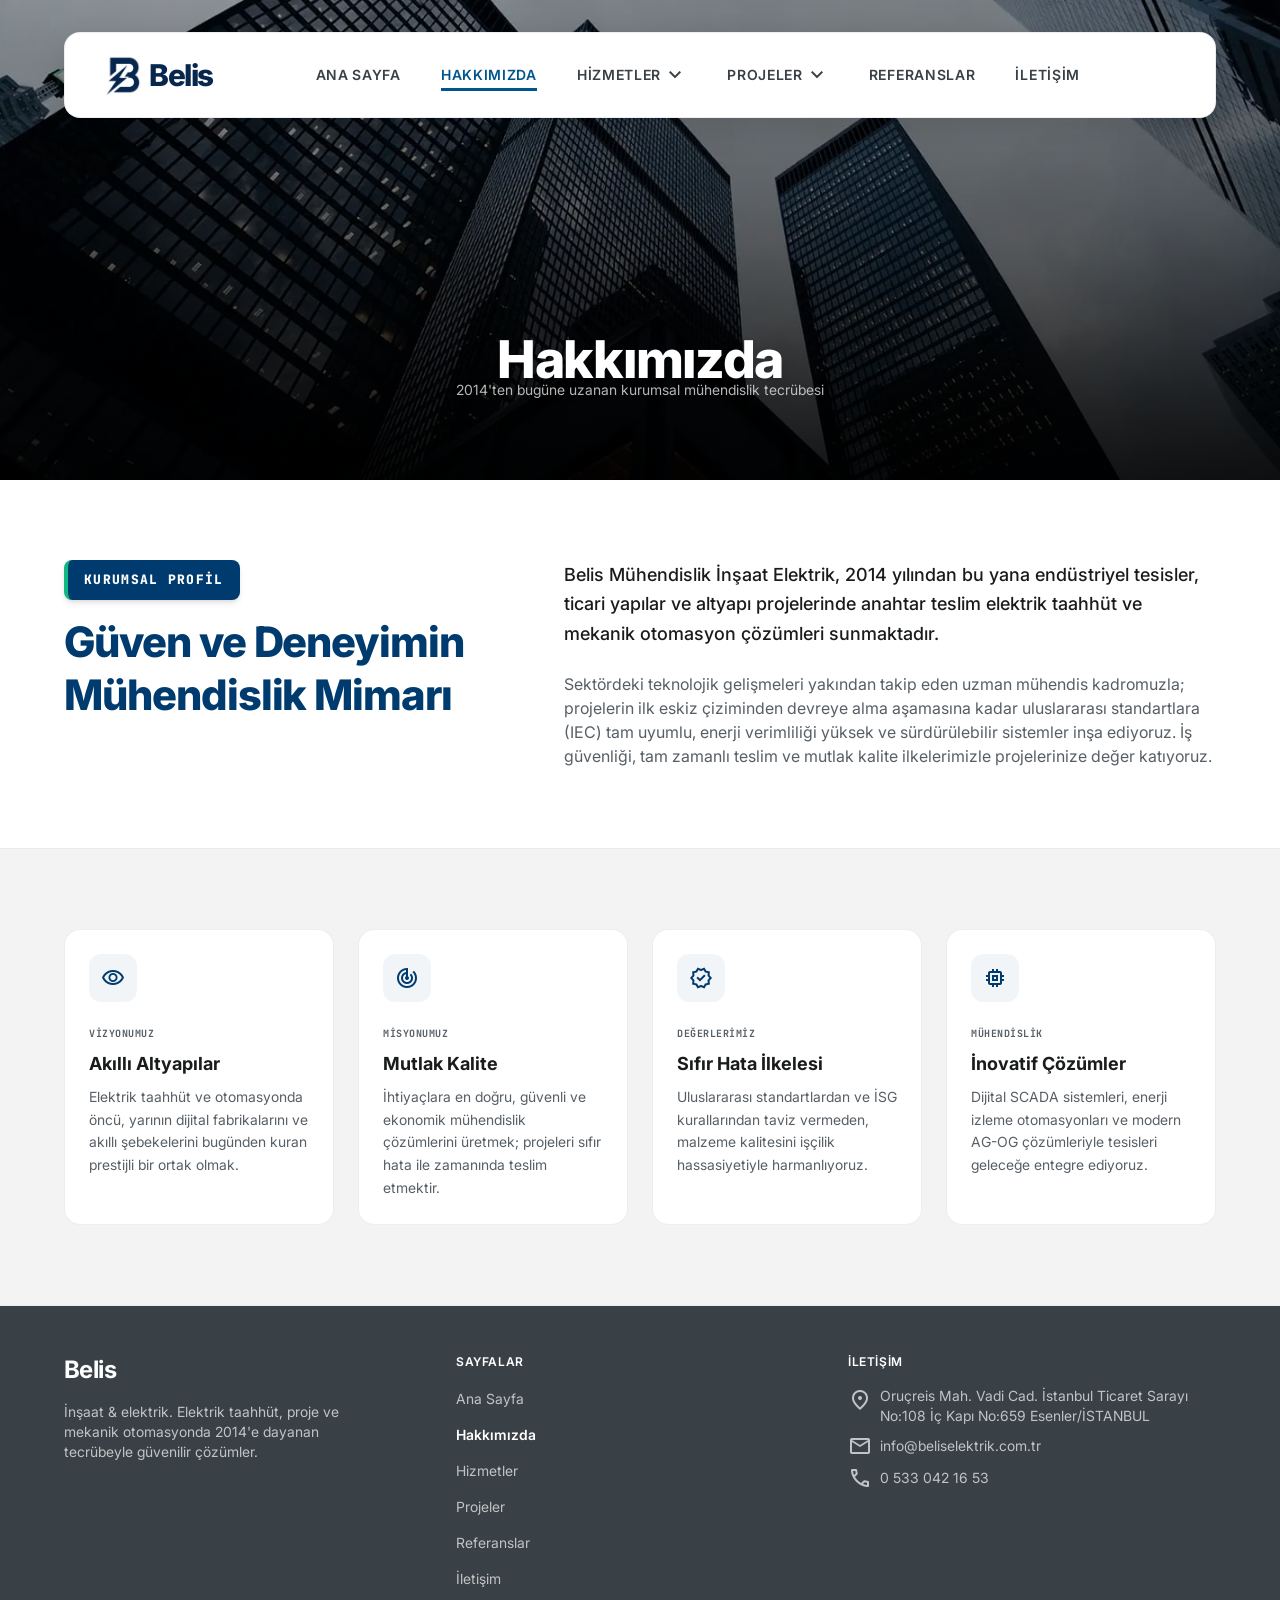
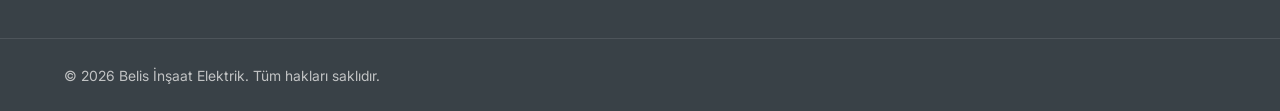
<file: hakkimizda.html>
<!DOCTYPE html>
<html lang="tr">
<head>
<meta charset="utf-8"/>
<meta content="width=device-width, initial-scale=1.0, viewport-fit=cover" name="viewport"/>
<title>Hakkımızda | Belis Mühendislik İnşaat Elektrik</title>
<meta content="Belis'in köklü geçmişi, vizyonu, misyonu ve endüstriyel elektrik taahhüt sektöründeki mühendislik ilkeleri." name="description"/>
<link rel="canonical" href="https://www.beliselektrik.com.tr/hakkimizda.html"/>
<meta property="og:type" content="website"/>
<meta property="og:site_name" content="Belis Mühendislik"/>
<meta property="og:locale" content="tr_TR"/>
<meta property="og:url" content="https://www.beliselektrik.com.tr/hakkimizda.html"/>
<meta property="og:title" content="Hakkımızda | Belis Mühendislik İnşaat Elektrik"/>
<meta property="og:description" content="Belis'in köklü geçmişi, vizyonu, misyonu ve endüstriyel elektrik taahhüt sektöründeki mühendislik ilkeleri."/>
<meta property="og:image" content="https://www.beliselektrik.com.tr/assets/hakkimizda_bg.jpg"/>
<meta name="twitter:card" content="summary_large_image"/>
<meta name="twitter:title" content="Hakkımızda | Belis Mühendislik İnşaat Elektrik"/>
<meta name="twitter:description" content="Belis'in köklü geçmişi, vizyonu, misyonu ve endüstriyel elektrik taahhüt sektöründeki mühendislik ilkeleri."/>
<meta name="twitter:image" content="https://www.beliselektrik.com.tr/assets/hakkimizda_bg.jpg"/>
<link rel="icon" href="data:image/svg+xml,%3Csvg xmlns='http://www.w3.org/2000/svg' viewBox='0 0 64 64'%3E%3Crect width='64' height='64' rx='14' fill='%23003B6F'/%3E%3Cpath d='M37 6 14 38h13l-5 20 26-34H33l4-18z' fill='%2310B981'/%3E%3C/svg%3E"/>
<link href="assets/tailwind.css" rel="stylesheet"/>
<style>
/* Yerel (self-hosted) variable fontlar — sitede kullanılan karakterlere
   subset edilmiş. Google Fonts'a bağımlılık yok. wght ekseni serbest,
   yani tüm kalınlıklar tek dosyadan gelir. */
@font-face{font-family:'Inter';font-style:normal;font-weight:100 900;font-display:swap;src:url(assets/fonts/inter-subset.woff2) format('woff2')}
@font-face{font-family:'JetBrains Mono';font-style:normal;font-weight:100 800;font-display:swap;src:url(assets/fonts/jetbrainsmono-subset.woff2) format('woff2')}
</style>
<style>
/* Material Symbols Outlined - yerel (self-hosted). Google Fonts'a giden
   ayri istek kaldirildi (tek instance wght=400/FILL=0, sitede baska
   deger kullanilmiyor). */
@font-face{font-family:'Material Symbols Outlined';font-style:normal;font-weight:400;font-display:swap;src:url(assets/fonts/material-symbols-outlined.woff2) format('woff2')}
.material-symbols-outlined{font-family:'Material Symbols Outlined';font-weight:normal;font-style:normal;font-size:24px;line-height:1;letter-spacing:normal;text-transform:none;display:inline-block;white-space:nowrap;word-wrap:normal;direction:ltr;-webkit-font-feature-settings:'liga';-webkit-font-smoothing:antialiased}
</style>
<noscript><style>.material-symbols-outlined{opacity:1}</style></noscript>
<style>.material-symbols-outlined{opacity:0;transition:opacity .25s ease}html.ms-ready .material-symbols-outlined{opacity:1}</style>
<script>(function(){var r=function(){document.documentElement.classList.add('ms-ready')};if(document.fonts&&document.fonts.load){document.fonts.load('24px "Material Symbols Outlined"').then(r,r);setTimeout(r,2500)}else{r()}})();</script>

<style>
picture { display: contents; }
.brand-icon { height: 32px; width: auto; display: block; }
@media (min-width: 768px) { .brand-icon { height: 40px; } }
.brand-icon-mobile { height: 28px; width: auto; display: block; }
.page-banner { height: 320px; padding-bottom: 48px; }
@media (min-width: 768px) { .page-banner { height: 400px; padding-bottom: 80px; } }
@media (min-width: 1280px) { .page-banner { height: 480px; } }
.nav-link { position: relative; padding: 6px 0; }
.nav-link::after {
  content: ""; position: absolute; left: 0; bottom: 0; height: 3px; width: 100%;
  background: #00558f; transform: scaleX(0); transform-origin: left;
  transition: transform .3s cubic-bezier(0.4, 0, 0.2, 1);
}
.nav-link:hover::after, .nav-link.active::after { transform: scaleX(1); }
.brand-text-header, .brand-text-drawer { font-weight: 800; letter-spacing: -0.05em; color: #08274F; font-family: 'Inter', sans-serif; }
.brand-text-header { font-size: 24px; }
.brand-text-drawer { font-size: 24px; }
@media (min-width: 768px) { .brand-text-header { font-size: 30px; } }

/* ===== Mobil cam menü ===== */
#mobile-menu { visibility: hidden; }
#mobile-menu .mm-bg { opacity: 0; transition: opacity .3s ease; background: rgba(249,250,251,.72); backdrop-filter: blur(22px); -webkit-backdrop-filter: blur(22px); }
#mobile-menu .mm-item { opacity: 0; transform: translateY(16px); transition: opacity .4s ease, transform .4s ease; }
#mobile-menu.open { visibility: visible; }
#mobile-menu.open .mm-bg { opacity: 1; }
#mobile-menu.open .mm-item { opacity: 1; transform: none; }
#mobile-menu.open .mm-item:nth-child(1) { transition-delay: .18s; }
#mobile-menu.open .mm-item:nth-child(2) { transition-delay: .24s; }
#mobile-menu.open .mm-item:nth-child(3) { transition-delay: .30s; }
#mobile-menu.open .mm-item:nth-child(4) { transition-delay: .36s; }
#mobile-menu.open .mm-item:nth-child(5) { transition-delay: .42s; }
#mobile-menu.open .mm-item:nth-child(6) { transition-delay: .48s; }
#mobile-menu.open .mm-item:nth-child(7) { transition-delay: .54s; }
.mm-link { display: flex; align-items: center; justify-content: space-between; padding: 14px 6px; font-size: 17px; font-weight: 700; color: #1a2733; border-bottom: 1px solid rgba(57,65,71,.1); }
.mm-sub { display: flex; flex-direction: column; max-height: 0; overflow: hidden; transition: max-height .35s ease; }
.mm-sub > a, .mm-sub > button { flex-shrink: 0; }
/* Menü açıkken üst bar üstte kalır; hamburger simgesi yerinde X'e dönüşür */
#close-mm-btn { display: none; }
#mobile-menu .relative > div:first-child { display: none; } /* menü içi eski Belis+X satırı */
#mobile-menu nav { padding-top: 56px; }
body.mm-open #site-header { z-index: 70; }
.mm-sub.open { max-height: 260px; }
.mm-sub a { display: flex; align-items: center; gap: 10px; width: 100%; padding: 12px 8px 12px 18px; font-size: 15px; font-weight: 600; color: #394147; }
.mm-sub .sub-dot { width: 7px; height: 7px; border-radius: 9999px; background: #FF9500; box-shadow: 0 0 0 3px rgba(255,149,0,.18); flex-shrink: 0; }
.mm-chev { transition: transform .3s ease; }
.mm-chev.rot { transform: rotate(180deg); }

/* ===== iPhone çentik / güvenli alan ===== */
@supports (padding: env(safe-area-inset-top)) {
  #site-header { padding-top: env(safe-area-inset-top); }
  #mobile-menu > div.relative {
    padding-top: calc(1.75rem + env(safe-area-inset-top));
    padding-bottom: calc(2.5rem + env(safe-area-inset-bottom));
  }
}
@media (prefers-reduced-motion: reduce) {
  #mobile-menu .mm-bg, #mobile-menu .mm-item, .mm-sub, .mm-chev { transition: none; }
}
</style>
</head>
<body class="bg-background text-on-background font-body text-body-md antialiased overflow-x-hidden">

<!-- MOBIL ÇEKMECE MENÜ -->
<!-- MOBİL CAM MENÜ -->
<div class="fixed inset-0 z-[60] hidden" id="mobile-menu">
  <div class="mm-bg absolute inset-0"></div>
  <div class="relative h-full flex flex-col px-7 pt-7 pb-10 overflow-y-auto">
    <div class="flex items-center justify-between mb-8">
      <span class="flex items-center gap-2">
        <picture><source type="image/webp" srcset="assets/belis-icon.webp"/><img src="assets/belis-icon.png" alt="" aria-hidden="true" class="brand-icon-mobile" width="36" height="40"/></picture>
        <span class="brand-text-drawer">Belis</span>
      </span>
      <button aria-label="Menüyü kapat" class="p-2.5 bg-white/80 rounded-full shadow-sm text-industrial-gray" id="close-mm-btn">
        <span class="material-symbols-outlined">close</span>
      </button>
    </div>
    <nav class="flex flex-col">
      <a class="mm-item mm-link" href="index.html">Ana Sayfa</a>
      <a class="mm-item mm-link text-primary" href="hakkimizda.html">Hakkımızda</a>
      <div class="mm-item">
        <button class="mm-link w-full" id="mm-hizmetler-btn" type="button">
          Hizmetler
          <span class="material-symbols-outlined mm-chev" id="mm-chev">expand_more</span>
        </button>
        <div class="mm-sub" id="mm-sub">
          <a href="hizmetler.html?kategori=alcak-gerilim"><span class="sub-dot"></span> Alçak Gerilim Sistemleri</a>
          <a href="hizmetler.html?kategori=zayif-akim"><span class="sub-dot"></span> Zayıf Akım Sistemleri</a>
          <a href="hizmetler.html?kategori=orta-gerilim"><span class="sub-dot"></span> Orta Gerilim Sistemleri</a>
        </div>
      </div>
      <div class="mm-item">
        <button class="mm-link w-full" id="mm-projeler-btn" type="button">
          Projeler
          <span class="material-symbols-outlined mm-chev" id="mm-chev-projeler">expand_more</span>
        </button>
        <div class="mm-sub" id="mm-sub-projeler">
          <a href="projeler.html?durum=tamamlanan"><span class="sub-dot"></span> Tamamlanan Projeler</a>
          <a href="projeler.html?durum=devam-eden"><span class="sub-dot"></span> Devam Eden Projeler</a>
        </div>
      </div>
      <a class="mm-item mm-link" href="referanslar.html">Referanslar</a>
      <a class="mm-item mm-link" href="iletisim.html">İletişim</a>
    </nav>
  </div>
</div>

<!-- SABİT ÜST MENÜ (HEADER) -->
<header class="fixed top-0 w-full z-40 mt-3 md:mt-8 px-margin-mobile md:px-margin-desktop" id="site-header">
  <div class="max-w-max-width mx-auto bg-white shadow-[0_10px_30px_rgba(0,0,0,0.12)] rounded-2xl border border-gray-200/70 flex items-center justify-between px-4 py-2 md:px-8 md:py-4 transition-all duration-300">
    <div class="flex items-center gap-4">
      <a class="brand flex items-center gap-2" href="index.html">
        <picture><source type="image/webp" srcset="assets/belis-icon.webp"/><img src="assets/belis-icon.png" alt="" aria-hidden="true" class="brand-icon" width="36" height="40"/></picture>
        <span class="brand-text-header">Belis</span>
      </a>
    </div>
    <nav class="hidden lg:flex items-center gap-10">
      <a class="nav-link text-industrial-gray hover:text-primary font-body text-label-bold tracking-wider uppercase transition-colors" href="index.html">Ana Sayfa</a>
      <a class="nav-link text-primary font-body text-label-bold tracking-wider uppercase transition-colors active" href="hakkimizda.html">Hakkımızda</a>
      <div class="relative group py-2">
        <a class="nav-link text-industrial-gray hover:text-primary font-body text-label-bold tracking-wider uppercase transition-colors flex items-center gap-0.5 cursor-pointer" href="hizmetler.html">
          Hizmetler <span class="material-symbols-outlined text-[18px]">expand_more</span>
        </a>
        <div class="absolute left-0 top-full pt-4 hidden group-hover:block z-50">
          <div class="w-56 bg-[#1a202c] border border-gray-700 rounded-xl shadow-xl py-2">
            <a href="hizmetler.html?kategori=alcak-gerilim" class="block w-full text-left px-5 py-3 text-sm font-semibold text-white hover:bg-gray-800 hover:text-primary transition-colors uppercase tracking-wider">Alçak Gerilim</a>
            <a href="hizmetler.html?kategori=zayif-akim" class="block w-full text-left px-5 py-3 text-sm font-semibold text-white hover:bg-gray-800 hover:text-primary transition-colors uppercase tracking-wider">Zayıf Akım</a>
            <a href="hizmetler.html?kategori=orta-gerilim" class="block w-full text-left px-5 py-3 text-sm font-semibold text-white hover:bg-gray-800 hover:text-primary transition-colors uppercase tracking-wider">Orta Gerilim</a>
          </div>
        </div>
      </div>
      <div class="relative group py-2">
        <a class="nav-link text-industrial-gray hover:text-primary font-body text-label-bold tracking-wider uppercase transition-colors flex items-center gap-0.5 cursor-pointer" href="projeler.html">
          Projeler <span class="material-symbols-outlined text-[18px]">expand_more</span>
        </a>
        <div class="absolute left-0 top-full pt-4 hidden group-hover:block z-50">
          <div class="w-56 bg-[#1a202c] border border-gray-700 rounded-xl shadow-xl py-2">
            <a href="projeler.html?durum=tamamlanan" class="block w-full text-left px-5 py-3 text-sm font-semibold text-white hover:bg-gray-800 hover:text-primary transition-colors uppercase tracking-wider">Tamamlanan Projeler</a>
            <a href="projeler.html?durum=devam-eden" class="block w-full text-left px-5 py-3 text-sm font-semibold text-white hover:bg-gray-800 hover:text-primary transition-colors uppercase tracking-wider">Devam Eden Projeler</a>
          </div>
        </div>
      </div>
      <a class="nav-link text-industrial-gray hover:text-primary font-body text-label-bold tracking-wider uppercase transition-colors" href="referanslar.html">Referanslar</a>
      <a class="nav-link text-industrial-gray hover:text-primary font-body text-label-bold tracking-wider uppercase transition-colors" href="iletisim.html">İletişim</a>
    </nav>
    <div class="flex items-center gap-3">
      <button aria-label="Menüyü aç" class="lg:hidden p-2 text-industrial-gray hover:bg-black/5 rounded-full flex items-center" id="menu-btn"><span class="material-symbols-outlined text-[26px]">menu</span></button>
    </div>
  </div>
</header>

<main>
  <!-- SİNEMATİK ARKA PLANLI SAYFA BAŞLIĞI BANNERI -->
  <section class="page-banner relative w-full flex items-end justify-center overflow-hidden bg-industrial-gray">
    <picture><source type="image/webp" srcset="assets/hakkimizda_bg-900.webp 900w, assets/hakkimizda_bg.webp 1600w" sizes="100vw"/><source type="image/jpeg" srcset="assets/hakkimizda_bg-900.jpg 900w, assets/hakkimizda_bg.jpg 1600w" sizes="100vw"/><img src="assets/hakkimizda_bg.jpg" alt="Belis Mühendislik Hakkımızda" width="1600" height="533" fetchpriority="high" decoding="async" class="absolute inset-0 z-0 w-full h-full object-cover select-none pointer-events-none"/></picture>
    <div class="absolute inset-0 z-10 bg-gradient-to-t from-black/80 via-black/50 to-black/30"></div>
    <div class="relative z-20 max-w-max-width mx-auto px-margin-mobile md:px-margin-desktop text-center w-full">
      <h1 class="text-[36px] md:text-[52px] font-extrabold text-surface-white tracking-tight drop-shadow-md">
        Hakkımızda
      </h1>
      <p class="text-surface-variant/80 text-body-sm mt-2 max-w-xl mx-auto drop-shadow">
        2014'ten bugüne uzanan kurumsal mühendislik tecrübesi
      </p>
    </div>
  </section>

  <!-- BİZ KİMİZ / KURUMSAL ÖZET BÖLÜMÜ -->
  <section class="py-14 md:py-20 bg-white">
    <div class="max-w-max-width mx-auto px-margin-mobile md:px-margin-desktop">
      <div class="grid grid-cols-1 lg:grid-cols-12 gap-12 items-start">
        <div class="lg:col-span-5">
          <span class="inline-flex items-center max-w-max px-4 py-2 rounded-lg bg-[#003B6F] text-white font-label text-[13px] font-extrabold tracking-widest uppercase mb-4 shadow-md border-l-4 border-[#10B981]">
            KURUMSAL PROFİL
          </span>
          <h2 class="text-[32px] md:text-[42px] font-extrabold text-[#003B6F] leading-tight tracking-tight">
            Güven ve Deneyimin Mühendislik Mimarı
          </h2>
        </div>
        <div class="lg:col-span-7 text-on-surface-variant space-y-6 text-body-lg leading-relaxed">
          <p class="font-medium text-on-surface">
            Belis Mühendislik İnşaat Elektrik, 2014 yılından bu yana endüstriyel tesisler, ticari yapılar ve altyapı projelerinde anahtar teslim elektrik taahhüt ve mekanik otomasyon çözümleri sunmaktadır.
          </p>
          <p class="text-body-md text-secondary">
            Sektördeki teknolojik gelişmeleri yakından takip eden uzman mühendis kadromuzla; projelerin ilk eskiz çiziminden devreye alma aşamasına kadar uluslararası standartlara (IEC) tam uyumlu, enerji verimliliği yüksek ve sürdürülebilir sistemler inşa ediyoruz. İş güvenliği, tam zamanlı teslim ve mutlak kalite ilkelerimizle projelerinize değer katıyoruz.
          </p>
        </div>
      </div>
    </div>
  </section>

  <!-- VİZYON, MİSYON, KALİTE & TEKNOLOJİ (4'LÜ PARLAMA EFEKTLİ KARTLAR) -->
  <section class="py-14 md:py-20 bg-surface-container-low border-t border-b border-outline-variant/20">
    <div class="max-w-max-width mx-auto px-margin-mobile md:px-margin-desktop">
      <div class="grid grid-cols-1 sm:grid-cols-2 lg:grid-cols-4 gap-6">
        
        <!-- 1. Vizyon Kartı -->
        <div class="group bg-white rounded-2xl p-6 border border-outline-variant/30 hover:border-[#10B981] hover:shadow-[0_15px_30px_rgba(16,185,129,0.12)] hover:-translate-y-1 transition-all duration-300 flex flex-col cursor-pointer">
          <div class="w-12 h-12 rounded-xl bg-[#003B6F]/5 flex items-center justify-center text-[#003B6F] mb-5 transition-all duration-300 group-hover:bg-[#10B981] group-hover:text-white transform group-hover:rotate-12">
            <span class="material-symbols-outlined text-[24px]">visibility</span>
          </div>
          <span class="text-[10px] font-label font-bold tracking-wider text-secondary uppercase mb-1">VİZYONUMUZ</span>
          <h3 class="text-body-lg text-on-surface font-bold mb-2 group-hover:text-[#003B6F] transition-colors">Akıllı Altyapılar</h3>
          <p class="text-body-sm text-secondary leading-relaxed">
            Elektrik taahhüt ve otomasyonda öncü, yarının dijital fabrikalarını ve akıllı şebekelerini bugünden kuran prestijli bir ortak olmak.
          </p>
        </div>

        <!-- 2. Misyon Kartı -->
        <div class="group bg-white rounded-2xl p-6 border border-outline-variant/30 hover:border-[#10B981] hover:shadow-[0_15px_30px_rgba(16,185,129,0.12)] hover:-translate-y-1 transition-all duration-300 flex flex-col cursor-pointer">
          <div class="w-12 h-12 rounded-xl bg-[#003B6F]/5 flex items-center justify-center text-[#003B6F] mb-5 transition-all duration-300 group-hover:bg-[#10B981] group-hover:text-white transform group-hover:rotate-12">
            <span class="material-symbols-outlined text-[24px]">track_changes</span>
          </div>
          <span class="text-[10px] font-label font-bold tracking-wider text-secondary uppercase mb-1">MİSYONUMUZ</span>
          <h3 class="text-body-lg text-on-surface font-bold mb-2 group-hover:text-[#003B6F] transition-colors">Mutlak Kalite</h3>
          <p class="text-body-sm text-secondary leading-relaxed">
            İhtiyaçlara en doğru, güvenli ve ekonomik mühendislik çözümlerini üretmek; projeleri sıfır hata ile zamanında teslim etmektir.
          </p>
        </div>

        <!-- 3. Kalite Politikası -->
        <div class="group bg-white rounded-2xl p-6 border border-outline-variant/30 hover:border-[#10B981] hover:shadow-[0_15px_30px_rgba(16,185,129,0.12)] hover:-translate-y-1 transition-all duration-300 flex flex-col cursor-pointer">
          <div class="w-12 h-12 rounded-xl bg-[#003B6F]/5 flex items-center justify-center text-[#003B6F] mb-5 transition-all duration-300 group-hover:bg-[#10B981] group-hover:text-white transform group-hover:rotate-12">
            <span class="material-symbols-outlined text-[24px]">verified</span>
          </div>
          <span class="text-[10px] font-label font-bold tracking-wider text-secondary uppercase mb-1">DEĞERLERİMİZ</span>
          <h3 class="text-body-lg text-on-surface font-bold mb-2 group-hover:text-[#003B6F] transition-colors">Sıfır Hata İlkelesi</h3>
          <p class="text-body-sm text-secondary leading-relaxed">
            Uluslararası standartlardan ve İSG kurallarından taviz vermeden, malzeme kalitesini işçilik hassasiyetiyle harmanlıyoruz.
          </p>
        </div>

        <!-- 4. Teknoloji Odağı -->
        <div class="group bg-white rounded-2xl p-6 border border-outline-variant/30 hover:border-[#10B981] hover:shadow-[0_15px_30px_rgba(16,185,129,0.12)] hover:-translate-y-1 transition-all duration-300 flex flex-col cursor-pointer">
          <div class="w-12 h-12 rounded-xl bg-[#003B6F]/5 flex items-center justify-center text-[#003B6F] mb-5 transition-all duration-300 group-hover:bg-[#10B981] group-hover:text-white transform group-hover:rotate-12">
            <span class="material-symbols-outlined text-[24px]">memory</span>
          </div>
          <span class="text-[10px] font-label font-bold tracking-wider text-secondary uppercase mb-1">MÜHENDİSLİK</span>
          <h3 class="text-body-lg text-on-surface font-bold mb-2 group-hover:text-[#003B6F] transition-colors">İnovatif Çözümler</h3>
          <p class="text-body-sm text-secondary leading-relaxed">
            Dijital SCADA sistemleri, enerji izleme otomasyonları ve modern AG-OG çözümleriyle tesisleri geleceğe entegre ediyoruz.
          </p>
        </div>

      </div>
    </div>
  </section>
</main>

<!-- ALT BİLGİ ALANI (FOOTER) -->
<footer class="bg-industrial-gray text-surface-white w-full">
<div class="grid grid-cols-1 md:grid-cols-12 gap-gutter px-margin-mobile md:px-margin-desktop py-12 max-w-max-width mx-auto">
<div class="md:col-span-4 flex flex-col mb-8 md:mb-0">
<span class="text-headline-md text-surface-white font-bold tracking-tight mb-4">Belis</span>
<p class="text-body-sm text-surface-variant/80 max-w-xs mb-6">İnşaat &amp; elektrik. Elektrik taahhüt, proje ve mekanik otomasyonda 2014'e dayanan tecrübeyle güvenilir çözümler.</p>
</div>
<div class="md:col-span-4 flex flex-col mb-8 md:mb-0">
<h4 class="text-label-bold text-surface-white mb-4 uppercase tracking-wider text-xs">Sayfalar</h4>
<ul class="flex flex-col gap-3">
<li><a class="text-body-sm text-surface-variant/80 hover:text-surface-white" href="index.html">Ana Sayfa</a></li>
<li><a class="text-body-sm text-surface-white font-semibold" href="hakkimizda.html">Hakkımızda</a></li>
<li><a class="text-body-sm text-surface-variant/80 hover:text-surface-white" href="hizmetler.html">Hizmetler</a></li>
<li><a class="text-body-sm text-surface-variant/80 hover:text-surface-white" href="projeler.html">Projeler</a></li>
<li><a class="text-body-sm text-surface-variant/80 hover:text-surface-white" href="referanslar.html">Referanslar</a></li>
<li><a class="text-body-sm text-surface-variant/80 hover:text-surface-white" href="iletisim.html">İletişim</a></li>
</ul>
</div>
<div class="md:col-span-4 flex flex-col">
<h4 class="text-label-bold text-surface-white mb-4 uppercase tracking-wider text-xs">İletişim</h4>
<address class="text-body-sm text-surface-variant/80 not-italic flex flex-col gap-2">
<span class="flex items-start gap-2"><span class="material-symbols-outlined text-[16px] mt-0.5">location_on</span> Oruçreis Mah. Vadi Cad. İstanbul Ticaret Sarayı No:108 İç Kapı No:659 Esenler/İSTANBUL</span>
<span class="flex items-center gap-2"><span class="material-symbols-outlined text-[16px]">mail</span> info@beliselektrik.com.tr</span>
<span class="flex items-center gap-2"><span class="material-symbols-outlined text-[16px]">call</span> 0 533 042 16 53</span>
</address>
</div>
</div>
<div class="w-full border-t border-surface-white/10 px-margin-mobile md:px-margin-desktop py-6">
<div class="max-w-max-width mx-auto">
<span class="text-body-sm text-surface-variant/80">© <span id="current-year">2026</span> Belis İnşaat Elektrik. Tüm hakları saklıdır.</span>
</div>
</div>
</footer>

<script>
    // Mobil cam menü
  const menuBtn = document.getElementById('menu-btn');
  const mm = document.getElementById('mobile-menu');
  const closeMmBtn = document.getElementById('close-mm-btn');
  const mmHizBtn = document.getElementById('mm-hizmetler-btn');
  const mmSub = document.getElementById('mm-sub');
  const mmChev = document.getElementById('mm-chev');

  const menuIcon = menuBtn ? menuBtn.querySelector('.material-symbols-outlined') : null;
  function openMm() {
    mm.classList.remove('hidden');
    document.body.classList.add('mm-open');
    if (menuIcon) menuIcon.textContent = 'close';
    if (menuBtn) menuBtn.setAttribute('aria-label', 'Menüyü kapat');
    requestAnimationFrame(() => requestAnimationFrame(() => mm.classList.add('open')));
    document.body.style.overflow = 'hidden';
  }
  function closeMm() {
    mm.classList.remove('open');
    document.body.classList.remove('mm-open');
    if (menuIcon) menuIcon.textContent = 'menu';
    if (menuBtn) menuBtn.setAttribute('aria-label', 'Menüyü aç');
    setTimeout(() => mm.classList.add('hidden'), 400);
    document.body.style.overflow = '';
  }
  if (menuBtn) menuBtn.addEventListener('click', () => {
    if (document.body.classList.contains('mm-open')) closeMm(); else openMm();
  });
  if (closeMmBtn) closeMmBtn.addEventListener('click', closeMm);

  // Footer yılı
  const yearEl = document.getElementById('current-year');
  if (yearEl) yearEl.textContent = new Date().getFullYear();
  if (mmHizBtn) mmHizBtn.addEventListener('click', () => {
    mmSub.classList.toggle('open');
    mmChev.classList.toggle('rot');
  });

  // Mobil menü: Projeler alt menüsü
  const mmProjBtn = document.getElementById('mm-projeler-btn');
  const mmSubProj = document.getElementById('mm-sub-projeler');
  const mmChevProj = document.getElementById('mm-chev-projeler');
  if (mmProjBtn) mmProjBtn.addEventListener('click', () => {
    mmSubProj.classList.toggle('open');
    mmChevProj.classList.toggle('rot');
  });
</script>
</body>
</html>
</file>
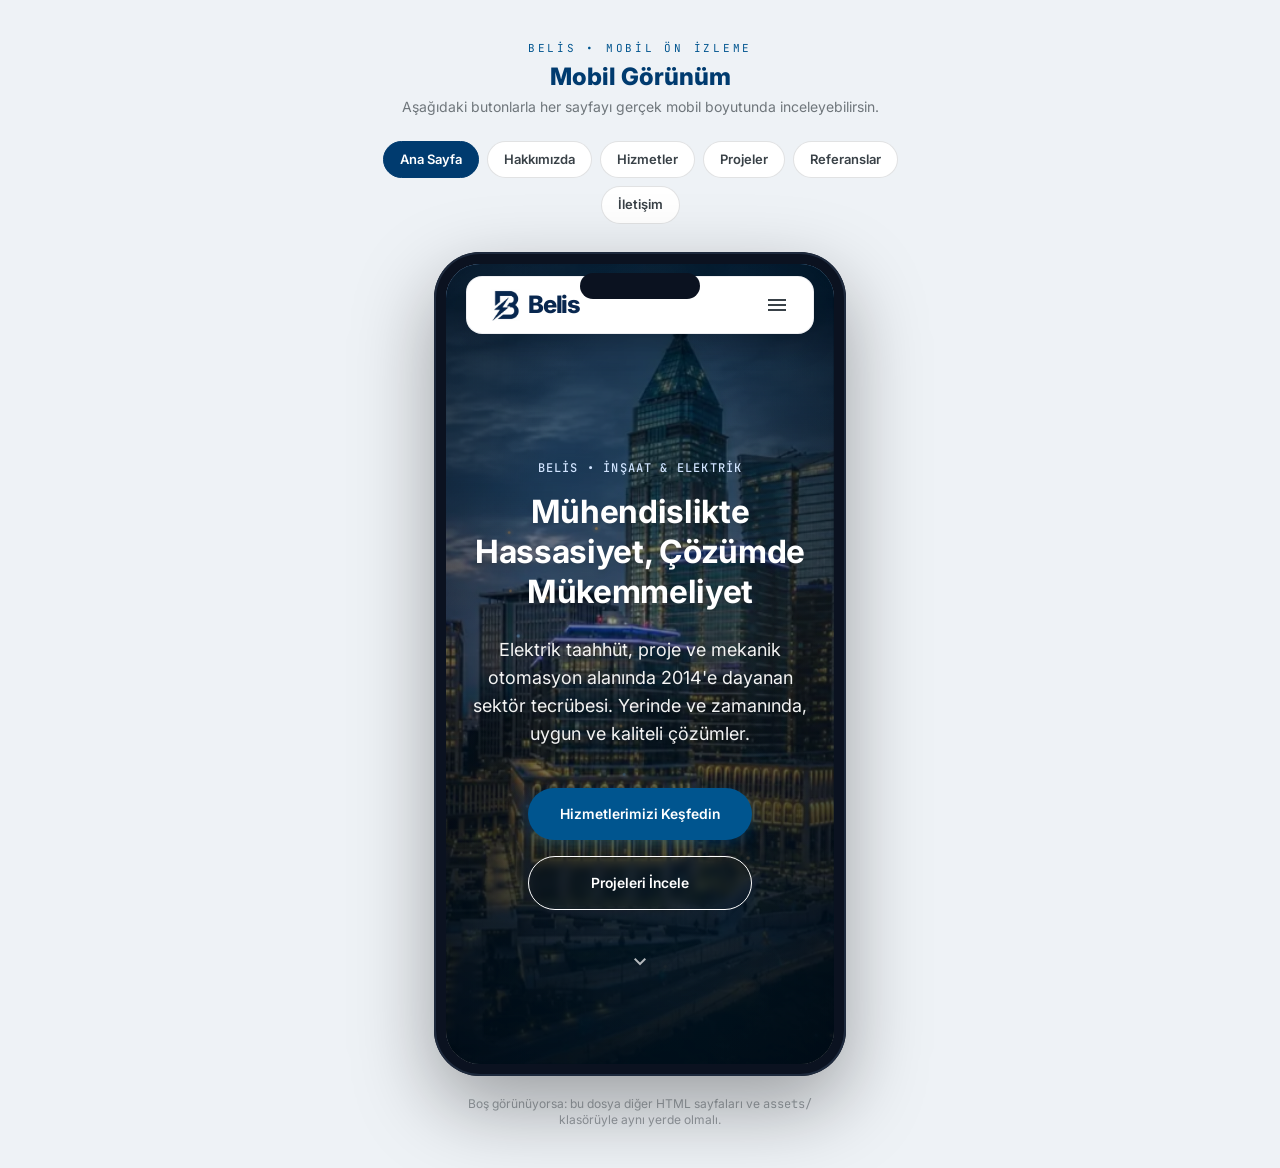
<file: hizmetler-mobil-taslak.html>
<!DOCTYPE html>
<html lang="tr">
<head>
<meta charset="utf-8"/>
<meta content="width=device-width, initial-scale=1.0, viewport-fit=cover" name="viewport"/>
<title>Mobil Ön İzleme | Belis</title>
<link href="https://fonts.googleapis.com/css2?family=Inter:wght@400;500;600;700;800&family=JetBrains+Mono:wght@400;500&display=swap" rel="stylesheet"/>
<link href="assets/tailwind.css" rel="stylesheet"/>
<script type="text/plain" data-note="eski tailwind cdn config (artik kullanilmiyor)">tailwind.config = {theme: {extend: {colors: {"deep-navy": "#003B6F", "industrial-gray": "#394147", primary: "#00558f"}, fontFamily: {body: ["Inter"], mono: ["JetBrains Mono"]}}}};</script>
<style>
  body { font-family: Inter, sans-serif; }
  /* Telefon çerçevesi */
  .phone {
    width: 412px; max-width: 100%; border-radius: 46px; padding: 12px;
    background: #0b1220; box-shadow: 0 30px 80px rgba(0,0,0,.35), inset 0 0 0 2px #1e2a3d;
  }
  .phone-screen { border-radius: 34px; overflow: hidden; background: #fff; position: relative; }
  .notch {
    position: absolute; top: 9px; left: 50%; transform: translateX(-50%);
    width: 120px; height: 26px; background: #0b1220; border-radius: 9999px; z-index: 50;
  }
  .phone iframe { width: 388px; max-width: 100%; height: 800px; border: 0; display: block; }
  .pg-btn {
    padding: .5rem 1rem; font-size: 13px; font-weight: 600; border-radius: 9999px;
    background: #fff; border: 1px solid rgba(57,65,71,.15); color: #394147;
    transition: all .2s ease; cursor: pointer;
  }
  .pg-btn:hover { border-color: #00558f; color: #00558f; }
  .pg-btn.active { background: #003B6F; border-color: #003B6F; color: #fff; }
</style>
</head>
<body class="bg-[#eef2f6] text-industrial-gray antialiased min-h-screen flex flex-col items-center justify-start py-10 px-4">

  <header class="text-center mb-6">
    <p class="font-mono text-[11px] tracking-[0.25em] uppercase text-primary mb-1">Belis • Mobil Ön İzleme</p>
    <h1 class="text-2xl font-extrabold text-deep-navy">Mobil Görünüm</h1>
    <p class="text-sm text-industrial-gray/70 mt-1">Aşağıdaki butonlarla her sayfayı gerçek mobil boyutunda inceleyebilirsin.</p>
  </header>

  <!-- Sayfa seçici -->
  <div class="flex gap-2 flex-wrap justify-center mb-7 max-w-xl">
    <button data-page="index.html" class="pg-btn active">Ana Sayfa</button>
    <button data-page="hakkimizda.html" class="pg-btn">Hakkımızda</button>
    <button data-page="hizmetler.html" class="pg-btn">Hizmetler</button>
    <button data-page="projeler.html" class="pg-btn">Projeler</button>
    <button data-page="referanslar.html" class="pg-btn">Referanslar</button>
    <button data-page="iletisim.html" class="pg-btn">İletişim</button>
  </div>

  <!-- Telefon çerçevesi -->
  <div class="phone">
    <div class="phone-screen">
      <div class="notch"></div>
      <iframe id="phone-frame" src="index.html" title="Mobil önizleme"></iframe>
    </div>
  </div>

  <p class="text-xs text-industrial-gray/50 max-w-[380px] text-center mt-5">
    Boş görünüyorsa: bu dosya diğer HTML sayfaları ve <span class="font-mono">assets/</span> klasörüyle aynı yerde olmalı.
  </p>

<script>
  const frame = document.getElementById('phone-frame');
  document.querySelectorAll('.pg-btn').forEach(btn => {
    btn.addEventListener('click', () => {
      document.querySelectorAll('.pg-btn').forEach(b => b.classList.remove('active'));
      btn.classList.add('active');
      frame.src = btn.dataset.page;
    });
  });
</script>
</body>
</html>
</file>
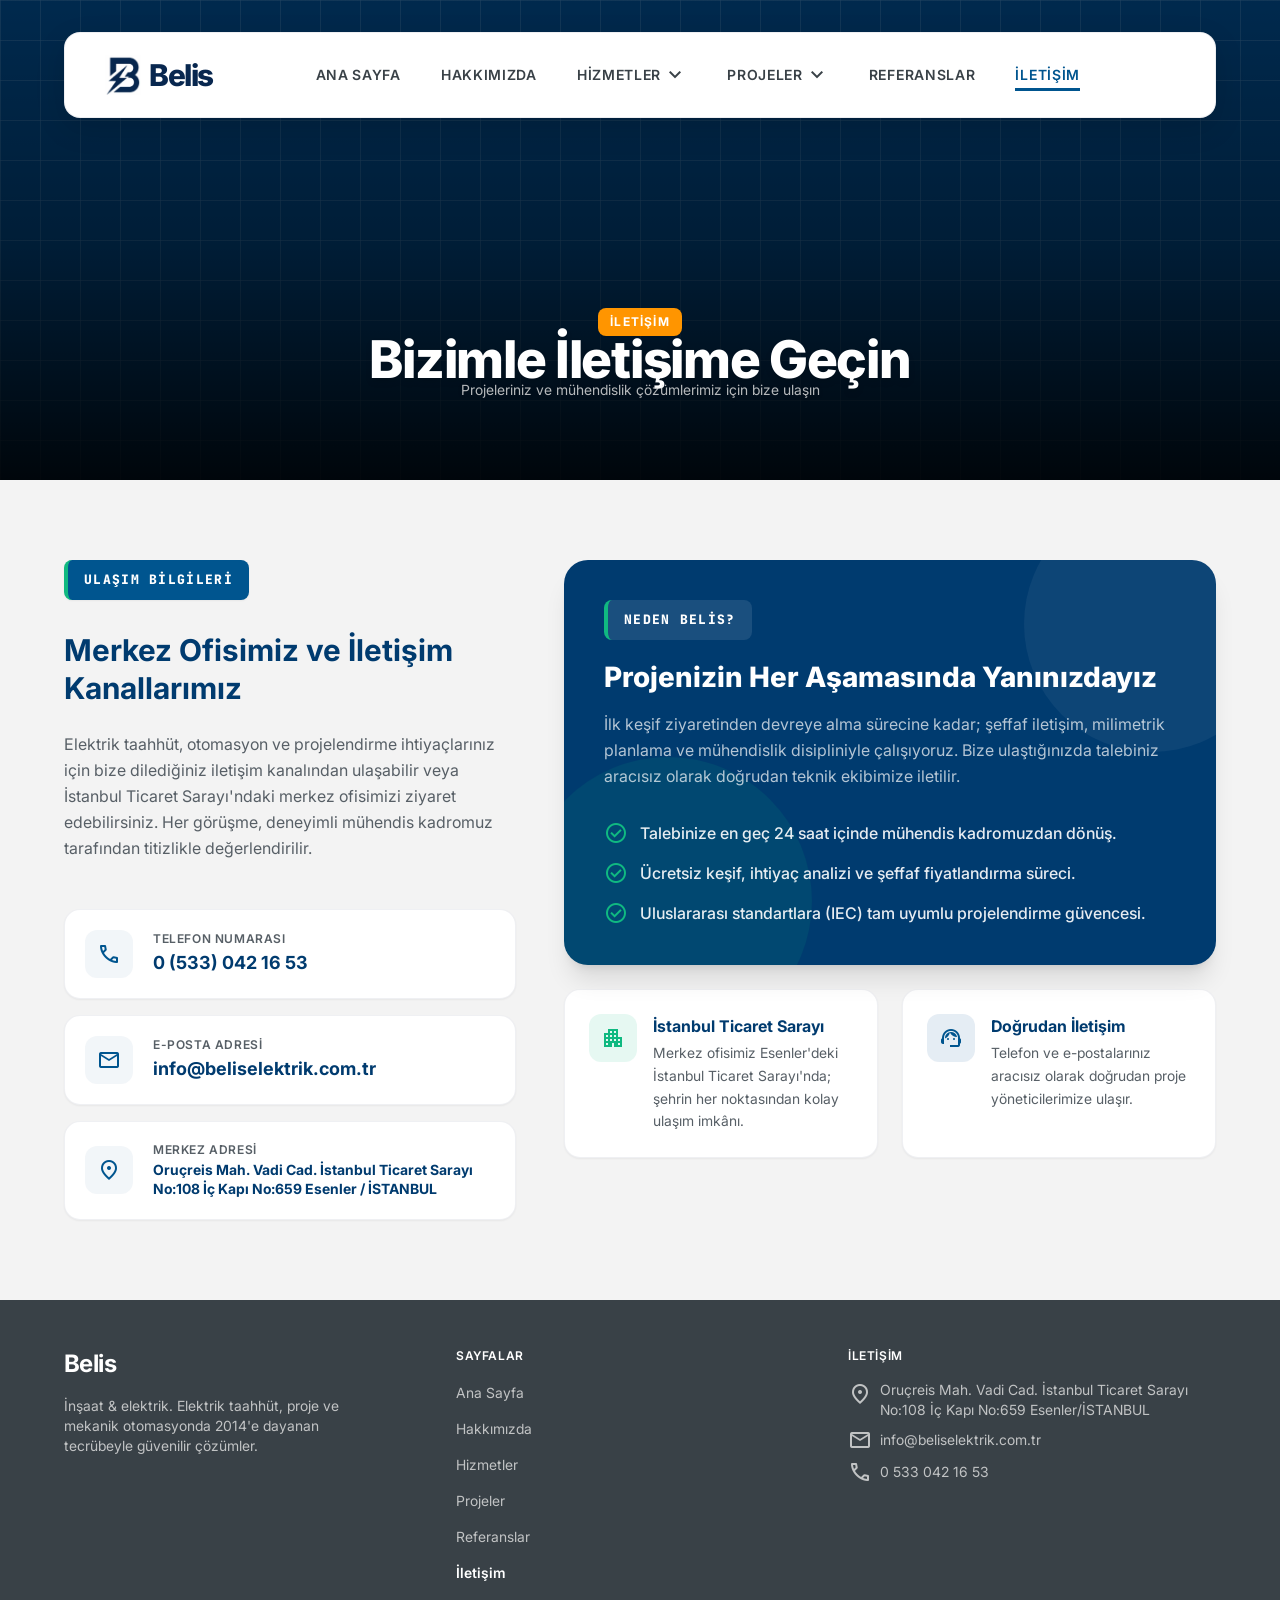
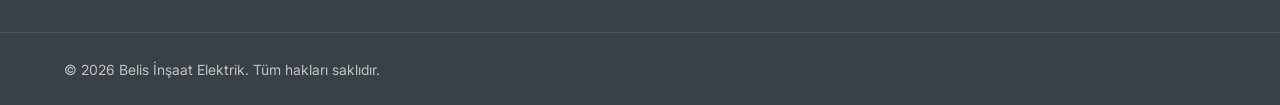
<file: iletisim.html>
<!DOCTYPE html>
<html lang="tr">
<head>
<meta charset="utf-8"/>
<meta content="width=device-width, initial-scale=1.0, viewport-fit=cover" name="viewport"/>
<title>İletişim | Belis Mühendislik İnşaat Elektrik</title>
<meta content="Belis Mühendislik ile iletişime geçin. İstanbul Esenler'deki merkez ofisimiz, e-posta ve telefon bilgilerimiz." name="description"/>
<link rel="canonical" href="https://www.beliselektrik.com.tr/iletisim.html"/>
<meta property="og:type" content="website"/>
<meta property="og:site_name" content="Belis Mühendislik"/>
<meta property="og:locale" content="tr_TR"/>
<meta property="og:url" content="https://www.beliselektrik.com.tr/iletisim.html"/>
<meta property="og:title" content="İletişim | Belis Mühendislik İnşaat Elektrik"/>
<meta property="og:description" content="Belis Mühendislik ile iletişime geçin. İstanbul Esenler'deki merkez ofisimiz, e-posta ve telefon bilgilerimiz."/>
<meta property="og:image" content="https://www.beliselektrik.com.tr/assets/banner_telefon.jpg"/>
<meta name="twitter:card" content="summary_large_image"/>
<meta name="twitter:title" content="İletişim | Belis Mühendislik İnşaat Elektrik"/>
<meta name="twitter:description" content="Belis Mühendislik ile iletişime geçin. İstanbul Esenler'deki merkez ofisimiz, e-posta ve telefon bilgilerimiz."/>
<meta name="twitter:image" content="https://www.beliselektrik.com.tr/assets/banner_telefon.jpg"/>
<link rel="icon" href="data:image/svg+xml,%3Csvg xmlns='http://www.w3.org/2000/svg' viewBox='0 0 64 64'%3E%3Crect width='64' height='64' rx='14' fill='%23003B6F'/%3E%3Cpath d='M37 6 14 38h13l-5 20 26-34H33l4-18z' fill='%2310B981'/%3E%3C/svg%3E"/>
<link href="assets/tailwind.css" rel="stylesheet"/>
<style>
/* Yerel (self-hosted) variable fontlar — sitede kullanılan karakterlere
   subset edilmiş. Google Fonts'a bağımlılık yok. wght ekseni serbest,
   yani tüm kalınlıklar tek dosyadan gelir. */
@font-face{font-family:'Inter';font-style:normal;font-weight:100 900;font-display:swap;src:url(assets/fonts/inter-subset.woff2) format('woff2')}
@font-face{font-family:'JetBrains Mono';font-style:normal;font-weight:100 800;font-display:swap;src:url(assets/fonts/jetbrainsmono-subset.woff2) format('woff2')}
</style>
<style>
/* Material Symbols Outlined - yerel (self-hosted). Google Fonts'a giden
   ayri istek kaldirildi (tek instance wght=400/FILL=0, sitede baska
   deger kullanilmiyor). */
@font-face{font-family:'Material Symbols Outlined';font-style:normal;font-weight:400;font-display:swap;src:url(assets/fonts/material-symbols-outlined.woff2) format('woff2')}
.material-symbols-outlined{font-family:'Material Symbols Outlined';font-weight:normal;font-style:normal;font-size:24px;line-height:1;letter-spacing:normal;text-transform:none;display:inline-block;white-space:nowrap;word-wrap:normal;direction:ltr;-webkit-font-feature-settings:'liga';-webkit-font-smoothing:antialiased}
</style>
<noscript><style>.material-symbols-outlined{opacity:1}</style></noscript>
<style>.material-symbols-outlined{opacity:0;transition:opacity .25s ease}html.ms-ready .material-symbols-outlined{opacity:1}</style>
<script>(function(){var r=function(){document.documentElement.classList.add('ms-ready')};if(document.fonts&&document.fonts.load){document.fonts.load('24px "Material Symbols Outlined"').then(r,r);setTimeout(r,2500)}else{r()}})();</script>

<style>
picture { display: contents; }
.brand-icon { height: 32px; width: auto; display: block; }
@media (min-width: 768px) { .brand-icon { height: 40px; } }
.brand-icon-mobile { height: 28px; width: auto; display: block; }
.page-banner { height: 320px; padding-bottom: 48px; }
@media (min-width: 768px) { .page-banner { height: 400px; padding-bottom: 80px; } }
@media (min-width: 1280px) { .page-banner { height: 480px; } }
.nav-link { position: relative; padding: 6px 0; }
.nav-link::after {
  content: ""; position: absolute; left: 0; bottom: 0; height: 3px; width: 100%;
  background: #00558f; transform: scaleX(0); transform-origin: left;
  transition: transform .3s cubic-bezier(0.4, 0, 0.2, 1);
}
.nav-link:hover::after, .nav-link.active::after { transform: scaleX(1); }
.brand-text-header, .brand-text-drawer { font-weight: 800; letter-spacing: -0.05em; color: #08274F; font-family: 'Inter', sans-serif; }
.brand-text-header { font-size: 24px; }
.brand-text-drawer { font-size: 24px; }
@media (min-width: 768px) { .brand-text-header { font-size: 30px; } }

/* ===== Mobil cam menü ===== */
#mobile-menu { visibility: hidden; }
#mobile-menu .mm-bg { opacity: 0; transition: opacity .3s ease; background: rgba(249,250,251,.72); backdrop-filter: blur(22px); -webkit-backdrop-filter: blur(22px); }
#mobile-menu .mm-item { opacity: 0; transform: translateY(16px); transition: opacity .4s ease, transform .4s ease; }
#mobile-menu.open { visibility: visible; }
#mobile-menu.open .mm-bg { opacity: 1; }
#mobile-menu.open .mm-item { opacity: 1; transform: none; }
#mobile-menu.open .mm-item:nth-child(1) { transition-delay: .18s; }
#mobile-menu.open .mm-item:nth-child(2) { transition-delay: .24s; }
#mobile-menu.open .mm-item:nth-child(3) { transition-delay: .30s; }
#mobile-menu.open .mm-item:nth-child(4) { transition-delay: .36s; }
#mobile-menu.open .mm-item:nth-child(5) { transition-delay: .42s; }
#mobile-menu.open .mm-item:nth-child(6) { transition-delay: .48s; }
#mobile-menu.open .mm-item:nth-child(7) { transition-delay: .54s; }
.mm-link { display: flex; align-items: center; justify-content: space-between; padding: 14px 6px; font-size: 17px; font-weight: 700; color: #1a2733; border-bottom: 1px solid rgba(57,65,71,.1); }
.mm-sub { display: flex; flex-direction: column; max-height: 0; overflow: hidden; transition: max-height .35s ease; }
.mm-sub > a, .mm-sub > button { flex-shrink: 0; }
/* Menü açıkken üst bar üstte kalır; hamburger simgesi yerinde X'e dönüşür */
#close-mm-btn { display: none; }
#mobile-menu .relative > div:first-child { display: none; } /* menü içi eski Belis+X satırı */
#mobile-menu nav { padding-top: 56px; }
body.mm-open #site-header { z-index: 70; }
.mm-sub.open { max-height: 260px; }
.mm-sub a { display: flex; align-items: center; gap: 10px; width: 100%; padding: 12px 8px 12px 18px; font-size: 15px; font-weight: 600; color: #394147; }
.mm-sub .sub-dot { width: 7px; height: 7px; border-radius: 9999px; background: #FF9500; box-shadow: 0 0 0 3px rgba(255,149,0,.18); flex-shrink: 0; }
.mm-chev { transition: transform .3s ease; }
.mm-chev.rot { transform: rotate(180deg); }

/* ===== iPhone çentik / güvenli alan ===== */
@supports (padding: env(safe-area-inset-top)) {
  #site-header { padding-top: env(safe-area-inset-top); }
  #mobile-menu > div.relative {
    padding-top: calc(1.75rem + env(safe-area-inset-top));
    padding-bottom: calc(2.5rem + env(safe-area-inset-bottom));
  }
}
@media (prefers-reduced-motion: reduce) {
  #mobile-menu .mm-bg, #mobile-menu .mm-item, .mm-sub, .mm-chev { transition: none; }
}

</style>
</head>
<body class="bg-background text-on-background font-body text-body-md antialiased overflow-x-hidden">

<!-- MOBİL CAM MENÜ -->
<div class="fixed inset-0 z-[60] hidden" id="mobile-menu">
  <div class="mm-bg absolute inset-0"></div>
  <div class="relative h-full flex flex-col px-7 pt-7 pb-10 overflow-y-auto">
    <div class="flex items-center justify-between mb-8">
      <span class="flex items-center gap-2">
        <picture><source type="image/webp" srcset="assets/belis-icon.webp"/><img src="assets/belis-icon.png" alt="" aria-hidden="true" class="brand-icon-mobile" width="36" height="40"/></picture>
        <span class="brand-text-drawer">Belis</span>
      </span>
      <button aria-label="Menüyü kapat" class="p-2.5 bg-white/80 rounded-full shadow-sm text-industrial-gray" id="close-mm-btn">
        <span class="material-symbols-outlined">close</span>
      </button>
    </div>
    <nav class="flex flex-col">
      <a class="mm-item mm-link" href="index.html">Ana Sayfa</a>
      <a class="mm-item mm-link" href="hakkimizda.html">Hakkımızda</a>
      <div class="mm-item">
        <button class="mm-link w-full" id="mm-hizmetler-btn" type="button">
          Hizmetler
          <span class="material-symbols-outlined mm-chev" id="mm-chev">expand_more</span>
        </button>
        <div class="mm-sub" id="mm-sub">
          <a href="hizmetler.html?kategori=alcak-gerilim"><span class="sub-dot"></span> Alçak Gerilim Sistemleri</a>
          <a href="hizmetler.html?kategori=zayif-akim"><span class="sub-dot"></span> Zayıf Akım Sistemleri</a>
          <a href="hizmetler.html?kategori=orta-gerilim"><span class="sub-dot"></span> Orta Gerilim Sistemleri</a>
        </div>
      </div>
      <div class="mm-item">
        <button class="mm-link w-full" id="mm-projeler-btn" type="button">
          Projeler
          <span class="material-symbols-outlined mm-chev" id="mm-chev-projeler">expand_more</span>
        </button>
        <div class="mm-sub" id="mm-sub-projeler">
          <a href="projeler.html?durum=tamamlanan"><span class="sub-dot"></span> Tamamlanan Projeler</a>
          <a href="projeler.html?durum=devam-eden"><span class="sub-dot"></span> Devam Eden Projeler</a>
        </div>
      </div>
      <a class="mm-item mm-link" href="referanslar.html">Referanslar</a>
      <a class="mm-item mm-link text-primary" href="iletisim.html">İletişim</a>
    </nav>
  </div>
</div>

<header class="fixed top-0 w-full z-40 mt-3 md:mt-8 px-margin-mobile md:px-margin-desktop" id="site-header">
  <div class="max-w-max-width mx-auto bg-white shadow-[0_10px_30px_rgba(0,0,0,0.12)] rounded-2xl border border-gray-200/70 flex items-center justify-between px-4 py-2 md:px-8 md:py-4 transition-all duration-300">
    <div class="flex items-center gap-4">
      <a class="brand flex items-center gap-2" href="index.html">
        <picture><source type="image/webp" srcset="assets/belis-icon.webp"/><img src="assets/belis-icon.png" alt="" aria-hidden="true" class="brand-icon" width="36" height="40"/></picture>
        <span class="brand-text-header">Belis</span>
      </a>
    </div>
    <nav class="hidden lg:flex items-center gap-10">
      <a class="nav-link text-industrial-gray hover:text-primary font-body text-label-bold tracking-wider uppercase transition-colors" href="index.html">Ana Sayfa</a>
      <a class="nav-link text-industrial-gray hover:text-primary font-body text-label-bold tracking-wider uppercase transition-colors" href="hakkimizda.html">Hakkımızda</a>
      <div class="relative group py-2">
        <a class="nav-link text-industrial-gray hover:text-primary font-body text-label-bold tracking-wider uppercase transition-colors flex items-center gap-0.5 cursor-pointer" href="hizmetler.html">
          Hizmetler <span class="material-symbols-outlined text-[18px]">expand_more</span>
        </a>
        <div class="absolute left-0 top-full pt-4 hidden group-hover:block z-50">
          <div class="w-56 bg-[#1a202c] border border-gray-700 rounded-xl shadow-xl py-2">
            <a href="hizmetler.html?kategori=alcak-gerilim" class="block w-full text-left px-5 py-3 text-sm font-semibold text-white hover:bg-gray-800 hover:text-primary transition-colors uppercase tracking-wider">Alçak Gerilim</a>
            <a href="hizmetler.html?kategori=zayif-akim" class="block w-full text-left px-5 py-3 text-sm font-semibold text-white hover:bg-gray-800 hover:text-primary transition-colors uppercase tracking-wider">Zayıf Akım</a>
            <a href="hizmetler.html?kategori=orta-gerilim" class="block w-full text-left px-5 py-3 text-sm font-semibold text-white hover:bg-gray-800 hover:text-primary transition-colors uppercase tracking-wider">Orta Gerilim</a>
          </div>
        </div>
      </div>
      <div class="relative group py-2">
        <a class="nav-link text-industrial-gray hover:text-primary font-body text-label-bold tracking-wider uppercase transition-colors flex items-center gap-0.5 cursor-pointer" href="projeler.html">
          Projeler <span class="material-symbols-outlined text-[18px]">expand_more</span>
        </a>
        <div class="absolute left-0 top-full pt-4 hidden group-hover:block z-50">
          <div class="w-56 bg-[#1a202c] border border-gray-700 rounded-xl shadow-xl py-2">
            <a href="projeler.html?durum=tamamlanan" class="block w-full text-left px-5 py-3 text-sm font-semibold text-white hover:bg-gray-800 hover:text-primary transition-colors uppercase tracking-wider">Tamamlanan Projeler</a>
            <a href="projeler.html?durum=devam-eden" class="block w-full text-left px-5 py-3 text-sm font-semibold text-white hover:bg-gray-800 hover:text-primary transition-colors uppercase tracking-wider">Devam Eden Projeler</a>
          </div>
        </div>
      </div>
      <a class="nav-link text-industrial-gray hover:text-primary font-body text-label-bold tracking-wider uppercase transition-colors" href="referanslar.html">Referanslar</a>
      <a class="nav-link text-primary font-body text-label-bold tracking-wider uppercase transition-colors active" href="iletisim.html">İletişim</a>
    </nav>
    <div class="flex items-center gap-3">
      <button aria-label="Menüyü aç" class="lg:hidden p-2 text-industrial-gray hover:bg-black/5 rounded-full flex items-center" id="menu-btn"><span class="material-symbols-outlined text-[26px]">menu</span></button>
    </div>
  </div>
</header>

<main>
  <!-- BAŞLIK BANNERI -->
  <section class="page-banner relative w-full flex items-end justify-center overflow-hidden bg-industrial-gray">
    <div class="absolute inset-0 z-0 bg-[#003B6F]">
      <!-- SVG Izgara Deseni -->
      <svg class="absolute inset-0 w-full h-full opacity-20" xmlns="http://www.w3.org/2000/svg">
        <defs>
          <pattern id="grid" width="40" height="40" patternUnits="userSpaceOnUse">
            <path d="M 40 0 L 0 0 0 40" fill="none" stroke="#ffffff" stroke-width="1"/>
          </pattern>
        </defs>
        <rect width="100%" height="100%" fill="url(#grid)" />
      </svg>
    </div>
    <div class="absolute inset-0 z-10 bg-gradient-to-t from-black/90 via-black/50 to-black/30"></div>
    <div class="relative z-20 max-w-max-width mx-auto px-margin-mobile md:px-margin-desktop text-center w-full">
      <span class="text-xs font-bold text-white tracking-widest uppercase bg-caution-orange px-3 py-1.5 rounded-lg mb-3 inline-block shadow-sm">İLETİŞİM</span>
      <h1 class="text-[36px] md:text-[52px] font-extrabold text-surface-white tracking-tight drop-shadow-md">
        Bizimle İletişime Geçin
      </h1>
      <p class="text-surface-variant/80 text-body-sm mt-2 max-w-xl mx-auto drop-shadow">
        Projeleriniz ve mühendislik çözümlerimiz için bize ulaşın
      </p>
    </div>
  </section>

  <!-- BİLGİLER VE FORM ALANI -->
  <section class="py-14 md:py-20 bg-surface-container-low">
    <div class="max-w-max-width mx-auto px-margin-mobile md:px-margin-desktop">
      <div class="grid grid-cols-1 lg:grid-cols-12 gap-12 items-start">
        
        <!-- Sol Taraf: İletişim Bilgileri -->
        <div class="lg:col-span-5 space-y-6">
          <span class="inline-flex items-center px-4 py-2 rounded-lg bg-primary text-white font-label text-[13px] font-extrabold tracking-widest uppercase mb-2 shadow-sm border-l-4 border-[#10B981]">
            ULAŞIM BİLGİLERİ
          </span>
          <h2 class="text-3xl font-bold text-deep-navy leading-tight">
            Merkez Ofisimiz ve İletişim Kanallarımız
          </h2>
          <p class="text-secondary text-body-md leading-relaxed">
            Elektrik taahhüt, otomasyon ve projelendirme ihtiyaçlarınız için bize dilediğiniz iletişim kanalından ulaşabilir veya İstanbul Ticaret Sarayı'ndaki merkez ofisimizi ziyaret edebilirsiniz. Her görüşme, deneyimli mühendis kadromuz tarafından titizlikle değerlendirilir.
          </p>

          <div class="grid grid-cols-1 gap-4 pt-6">
            
            <!-- Kart 1: Telefon -->
            <a href="tel:05330421653" class="group bg-white p-5 rounded-2xl border border-gray-200/60 shadow-sm flex items-center gap-5 hover:shadow-md hover:border-primary transition-all duration-300">
              <div class="w-12 h-12 rounded-xl bg-primary/5 text-primary flex items-center justify-center group-hover:bg-primary group-hover:text-white transition-all">
                <span class="material-symbols-outlined">call</span>
              </div>
              <div>
                <p class="text-xs font-semibold text-secondary uppercase tracking-wider">Telefon Numarası</p>
                <p class="text-lg font-bold text-deep-navy mt-0.5 group-hover:text-primary transition-colors">0 (533) 042 16 53</p>
              </div>
            </a>

            <!-- Kart 2: E-Posta -->
            <a href="mailto:info@beliselektrik.com.tr" class="group bg-white p-5 rounded-2xl border border-gray-200/60 shadow-sm flex items-center gap-5 hover:shadow-md hover:border-primary transition-all duration-300">
              <div class="w-12 h-12 rounded-xl bg-primary/5 text-primary flex items-center justify-center group-hover:bg-primary group-hover:text-white transition-all">
                <span class="material-symbols-outlined">mail</span>
              </div>
              <div>
                <p class="text-xs font-semibold text-secondary uppercase tracking-wider">E-Posta Adresi</p>
                <p class="text-lg font-bold text-deep-navy mt-0.5 group-hover:text-primary transition-colors">info@beliselektrik.com.tr</p>
              </div>
            </a>

            <!-- Kart 3: Adres -->
            <a href="https://maps.google.com/?q=Oru%C3%A7reis+Mah.+Vadi+Cad.+%C4%B0stanbul+Ticaret+Saray%C4%B1+No:108+Esenler+%C4%B0stanbul" target="_blank" rel="noopener" class="group bg-white p-5 rounded-2xl border border-gray-200/60 shadow-sm flex items-center gap-5 hover:shadow-md hover:border-primary transition-all duration-300">
              <div class="w-12 h-12 rounded-xl bg-primary/5 text-primary flex items-center justify-center group-hover:bg-primary group-hover:text-white transition-all shrink-0">
                <span class="material-symbols-outlined">location_on</span>
              </div>
              <div>
                <p class="text-xs font-semibold text-secondary uppercase tracking-wider">Merkez Adresi</p>
                <p class="text-body-sm font-bold text-deep-navy mt-0.5 group-hover:text-primary transition-colors leading-snug">
                  Oruçreis Mah. Vadi Cad. İstanbul Ticaret Sarayı<br/>No:108 İç Kapı No:659 Esenler / İSTANBUL
                </p>
              </div>
            </a>

          </div>
        </div>

        <!-- Sağ Taraf: Kurumsal Tanıtım ve Güven Paneli -->
        <div class="lg:col-span-7 flex flex-col gap-6">

          <!-- Neden Belis Paneli -->
          <div class="bg-[#003B6F] rounded-3xl p-8 md:p-10 shadow-xl relative overflow-hidden">
            <div class="absolute -top-16 -right-16 w-64 h-64 bg-white/5 rounded-full pointer-events-none"></div>
            <div class="absolute -bottom-20 -left-10 w-72 h-72 bg-[#10B981]/10 rounded-full pointer-events-none"></div>
            <div class="relative z-10">
              <span class="inline-flex items-center max-w-max px-4 py-2 rounded-lg bg-white/10 text-white font-label text-[13px] font-extrabold tracking-widest uppercase mb-5 border-l-4 border-[#10B981]">
                NEDEN BELİS?
              </span>
              <h3 class="text-2xl md:text-[28px] font-extrabold text-white leading-tight mb-4">Projenizin Her Aşamasında Yanınızdayız</h3>
              <p class="text-white/70 text-body-md leading-relaxed mb-8">
                İlk keşif ziyaretinden devreye alma sürecine kadar; şeffaf iletişim, milimetrik planlama ve mühendislik disipliniyle çalışıyoruz. Bize ulaştığınızda talebiniz aracısız olarak doğrudan teknik ekibimize iletilir.
              </p>
              <div class="flex flex-col gap-4">
                <div class="flex items-start gap-3">
                  <span class="material-symbols-outlined text-[24px] text-[#10B981] fill-current">check_circle</span>
                  <p class="text-white/90 text-body-md font-medium">Talebinize en geç 24 saat içinde mühendis kadromuzdan dönüş.</p>
                </div>
                <div class="flex items-start gap-3">
                  <span class="material-symbols-outlined text-[24px] text-[#10B981] fill-current">check_circle</span>
                  <p class="text-white/90 text-body-md font-medium">Ücretsiz keşif, ihtiyaç analizi ve şeffaf fiyatlandırma süreci.</p>
                </div>
                <div class="flex items-start gap-3">
                  <span class="material-symbols-outlined text-[24px] text-[#10B981] fill-current">check_circle</span>
                  <p class="text-white/90 text-body-md font-medium">Uluslararası standartlara (IEC) tam uyumlu projelendirme güvencesi.</p>
                </div>
              </div>
            </div>
          </div>

          <!-- Mini Bilgi Kartları -->
          <div class="grid grid-cols-1 sm:grid-cols-2 gap-6">
            <div class="bg-white rounded-2xl p-6 border border-gray-200/60 shadow-sm flex items-start gap-4 hover:shadow-md transition-shadow">
              <div class="w-12 h-12 rounded-xl bg-[#10B981]/10 text-[#10B981] flex items-center justify-center shrink-0">
                <span class="material-symbols-outlined">apartment</span>
              </div>
              <div>
                <h4 class="text-body-md font-bold text-deep-navy mb-1">İstanbul Ticaret Sarayı</h4>
                <p class="text-body-sm text-secondary leading-relaxed">Merkez ofisimiz Esenler'deki İstanbul Ticaret Sarayı'nda; şehrin her noktasından kolay ulaşım imkânı.</p>
              </div>
            </div>
            <div class="bg-white rounded-2xl p-6 border border-gray-200/60 shadow-sm flex items-start gap-4 hover:shadow-md transition-shadow">
              <div class="w-12 h-12 rounded-xl bg-primary/10 text-primary flex items-center justify-center shrink-0">
                <span class="material-symbols-outlined">support_agent</span>
              </div>
              <div>
                <h4 class="text-body-md font-bold text-deep-navy mb-1">Doğrudan İletişim</h4>
                <p class="text-body-sm text-secondary leading-relaxed">Telefon ve e-postalarınız aracısız olarak doğrudan proje yöneticilerimize ulaşır.</p>
              </div>
            </div>
          </div>

        </div>

      </div>

    </div>
  </section>
</main>

<!-- ALT BİLGİ ALANI (FOOTER) -->
<footer class="bg-industrial-gray text-surface-white w-full">
<div class="grid grid-cols-1 md:grid-cols-12 gap-gutter px-margin-mobile md:px-margin-desktop py-12 max-w-max-width mx-auto">
<div class="md:col-span-4 flex flex-col mb-8 md:mb-0">
<span class="text-headline-md text-surface-white font-bold tracking-tight mb-4">Belis</span>
<p class="text-body-sm text-surface-variant/80 max-w-xs mb-6">İnşaat &amp; elektrik. Elektrik taahhüt, proje ve mekanik otomasyonda 2014'e dayanan tecrübeyle güvenilir çözümler.</p>
</div>
<div class="md:col-span-4 flex flex-col mb-8 md:mb-0">
<h4 class="text-label-bold text-surface-white mb-4 uppercase tracking-wider text-xs">Sayfalar</h4>
<ul class="flex flex-col gap-3">
<li><a class="text-body-sm text-surface-variant/80 hover:text-surface-white" href="index.html">Ana Sayfa</a></li>
<li><a class="text-body-sm text-surface-variant/80 hover:text-surface-white" href="hakkimizda.html">Hakkımızda</a></li>
<li><a class="text-body-sm text-surface-variant/80 hover:text-surface-white" href="hizmetler.html">Hizmetler</a></li>
<li><a class="text-body-sm text-surface-variant/80 hover:text-surface-white" href="projeler.html">Projeler</a></li>
<li><a class="text-body-sm text-surface-variant/80 hover:text-surface-white" href="referanslar.html">Referanslar</a></li>
<li><a class="text-body-sm text-surface-white font-semibold" href="iletisim.html">İletişim</a></li>
</ul>
</div>
<div class="md:col-span-4 flex flex-col">
<h4 class="text-label-bold text-surface-white mb-4 uppercase tracking-wider text-xs">İletişim</h4>
<address class="text-body-sm text-surface-variant/80 not-italic flex flex-col gap-2">
<span class="flex items-start gap-2"><span class="material-symbols-outlined text-[16px] mt-0.5">location_on</span> Oruçreis Mah. Vadi Cad. İstanbul Ticaret Sarayı No:108 İç Kapı No:659 Esenler/İSTANBUL</span>
<span class="flex items-center gap-2"><span class="material-symbols-outlined text-[16px]">mail</span> info@beliselektrik.com.tr</span>
<span class="flex items-center gap-2"><span class="material-symbols-outlined text-[16px]">call</span> 0 533 042 16 53</span>
</address>
</div>
</div>
<div class="w-full border-t border-surface-white/10 px-margin-mobile md:px-margin-desktop py-6">
<div class="max-w-max-width mx-auto">
<span class="text-body-sm text-surface-variant/80">© <span id="current-year">2026</span> Belis İnşaat Elektrik. Tüm hakları saklıdır.</span>
</div>
</div>
</footer>

<script>
    // Mobil cam menü
  const menuBtn = document.getElementById('menu-btn');
  const mm = document.getElementById('mobile-menu');
  const closeMmBtn = document.getElementById('close-mm-btn');
  const mmHizBtn = document.getElementById('mm-hizmetler-btn');
  const mmSub = document.getElementById('mm-sub');
  const mmChev = document.getElementById('mm-chev');

  const menuIcon = menuBtn ? menuBtn.querySelector('.material-symbols-outlined') : null;
  function openMm() {
    mm.classList.remove('hidden');
    document.body.classList.add('mm-open');
    if (menuIcon) menuIcon.textContent = 'close';
    if (menuBtn) menuBtn.setAttribute('aria-label', 'Menüyü kapat');
    requestAnimationFrame(() => requestAnimationFrame(() => mm.classList.add('open')));
    document.body.style.overflow = 'hidden';
  }
  function closeMm() {
    mm.classList.remove('open');
    document.body.classList.remove('mm-open');
    if (menuIcon) menuIcon.textContent = 'menu';
    if (menuBtn) menuBtn.setAttribute('aria-label', 'Menüyü aç');
    setTimeout(() => mm.classList.add('hidden'), 400);
    document.body.style.overflow = '';
  }
  if (menuBtn) menuBtn.addEventListener('click', () => {
    if (document.body.classList.contains('mm-open')) closeMm(); else openMm();
  });
  if (closeMmBtn) closeMmBtn.addEventListener('click', closeMm);

  // Footer yılı
  const yearEl = document.getElementById('current-year');
  if (yearEl) yearEl.textContent = new Date().getFullYear();

  if (mmHizBtn) mmHizBtn.addEventListener('click', () => {
    mmSub.classList.toggle('open');
    mmChev.classList.toggle('rot');
  });

  // Mobil menü: Projeler alt menüsü
  const mmProjBtn = document.getElementById('mm-projeler-btn');
  const mmSubProj = document.getElementById('mm-sub-projeler');
  const mmChevProj = document.getElementById('mm-chev-projeler');
  if (mmProjBtn) mmProjBtn.addEventListener('click', () => {
    mmSubProj.classList.toggle('open');
    mmChevProj.classList.toggle('rot');
  });

</script>
</body>
</html>
</file>
